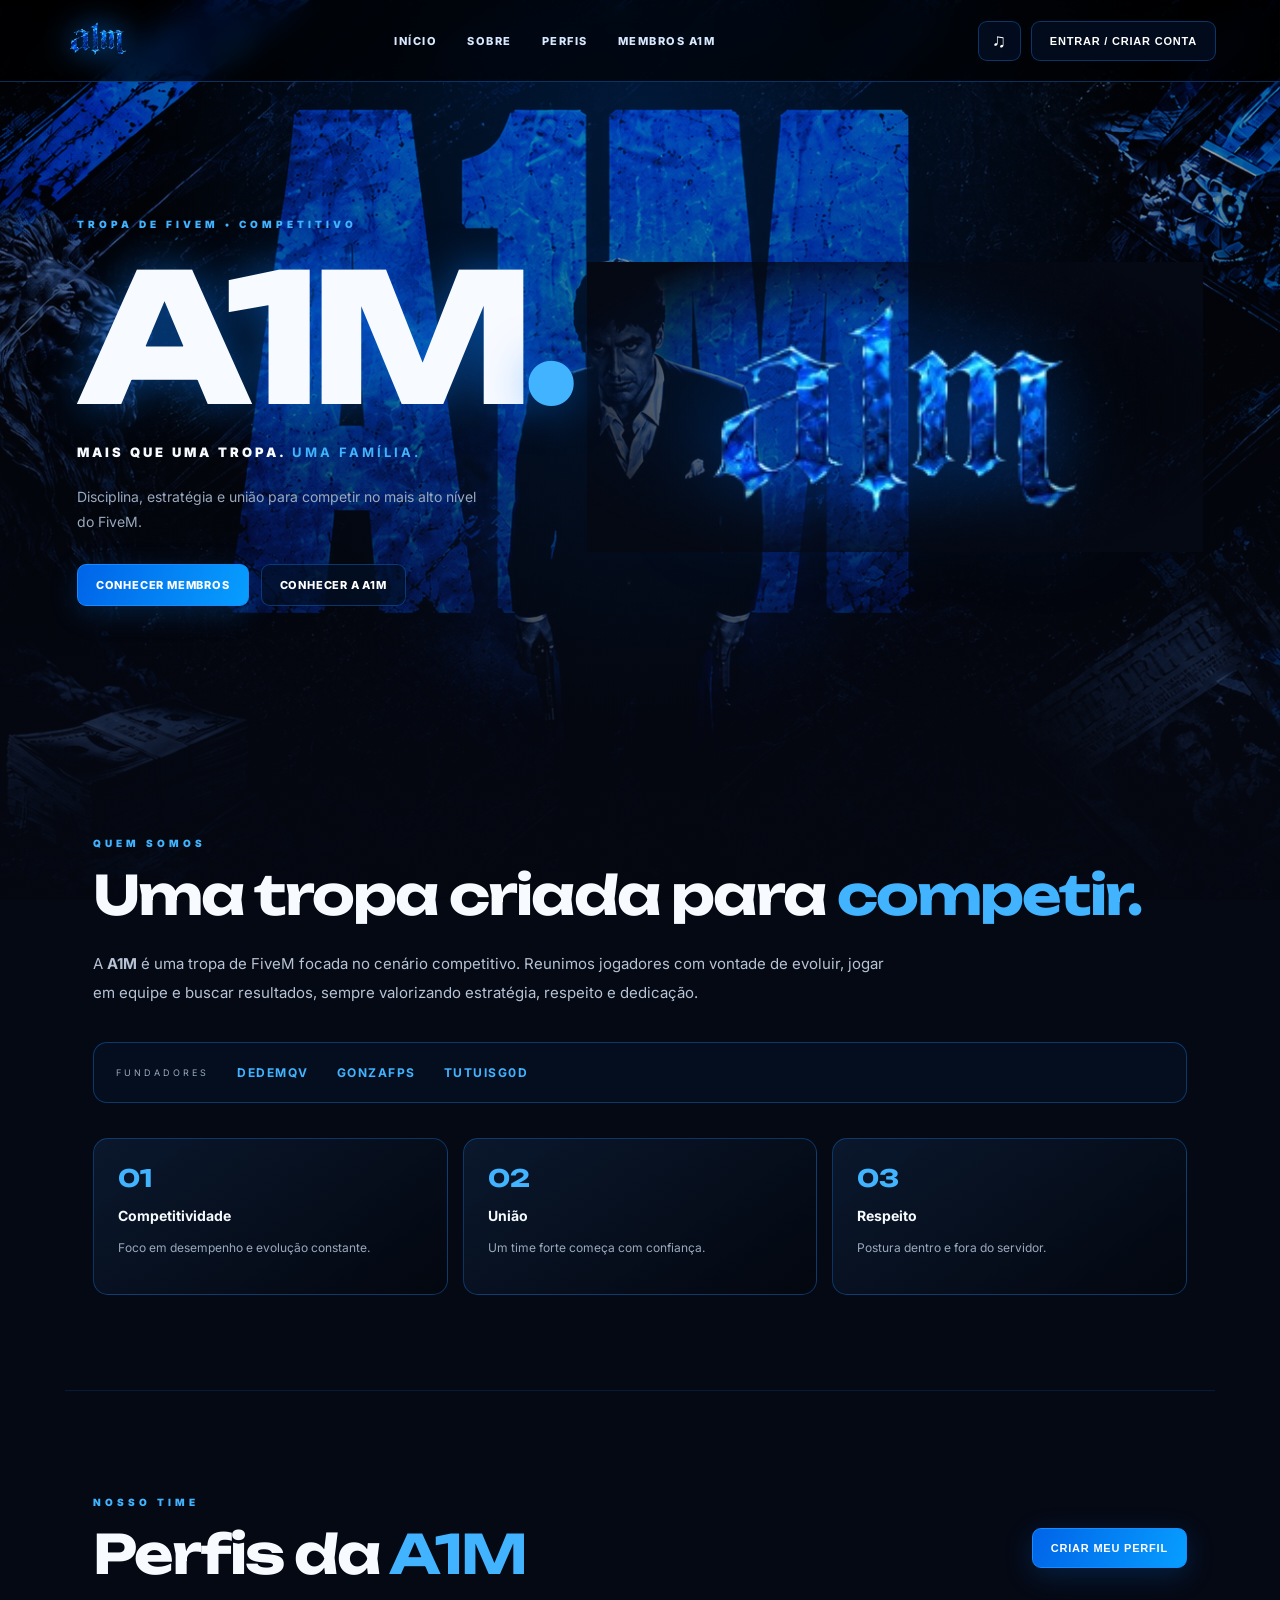
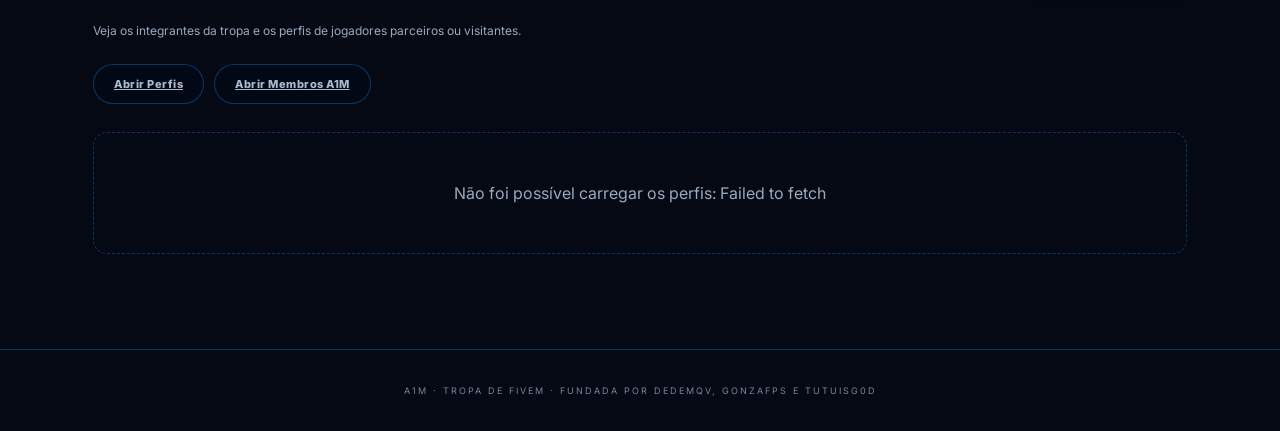
<file: index.html>
<!doctype html>
<html lang="pt-BR">
<head>
<meta charset="utf-8"><meta name="viewport" content="width=device-width,initial-scale=1"><meta name="theme-color" content="#050914">
<title>A1M — Tropa de FiveM</title><meta name="description" content="A1M — Tropa de FiveM focada no competitivo.">
<link rel="preconnect" href="https://fonts.googleapis.com"><link href="https://fonts.googleapis.com/css2?family=Inter:wght@400;500;600;700;800;900&family=Unbounded:wght@500;600;700;800&display=swap" rel="stylesheet">
<link rel="stylesheet" href="styles.css">
</head>
<body data-profile-page="all">
<div class="backdrop"></div><header class="nav"><a class="brand" href="#inicio"><img src="images/a1m-logo.png" alt="A1M"></a><nav><a href="#inicio">Início</a><a href="#sobre">Sobre</a><a href="perfis.html" target="_blank" rel="noopener">Perfis</a><a href="membros.html" target="_blank" rel="noopener">Membros A1M</a></nav><div class="nav-actions"><button id="music-toggle" class="icon-btn" aria-label="Ativar música">♫</button><button id="auth-open" class="btn btn-outline">Entrar / Criar conta</button><button id="account-open" class="btn btn-outline hidden">Minha conta</button></div></header>
<main>
<section id="inicio" class="hero"><div class="hero-copy"><p class="eyebrow">TROPA DE FIVEM • COMPETITIVO</p><h1>A1M<span>.</span></h1><p class="hero-sub">MAIS QUE UMA TROPA. <b>UMA FAMÍLIA.</b></p><p class="hero-desc">Disciplina, estratégia e união para competir no mais alto nível do FiveM.</p><div class="hero-actions"><a class="btn btn-primary" href="#membros">Conhecer membros</a><a class="btn btn-outline" href="#sobre">Conhecer a A1M</a></div></div><div class="hero-art"><img src="images/a1m-logo.png" alt="Logo oficial A1M"></div></section>
<section id="sobre" class="section about"><p class="eyebrow">QUEM SOMOS</p><h2>Uma tropa criada para <span>competir.</span></h2><p>A <b>A1M</b> é uma tropa de FiveM focada no cenário competitivo. Reunimos jogadores com vontade de evoluir, jogar em equipe e buscar resultados, sempre valorizando estratégia, respeito e dedicação.</p><div class="founders"><span>FUNDADORES</span><b>DEDEMQV</b><b>GONZAFPS</b><b>TUTUISG0D</b></div><div class="values"><article><strong>01</strong><h3>Competitividade</h3><p>Foco em desempenho e evolução constante.</p></article><article><strong>02</strong><h3>União</h3><p>Um time forte começa com confiança.</p></article><article><strong>03</strong><h3>Respeito</h3><p>Postura dentro e fora do servidor.</p></article></div></section>
<section id="membros" class="section members"><div class="section-head"><div><p class="eyebrow">NOSSO TIME</p><h2>Perfis da <span>A1M</span></h2></div><button class="btn btn-primary" id="create-shortcut">Criar meu perfil</button></div><p class="section-note">Veja os integrantes da tropa e os perfis de jogadores parceiros ou visitantes.</p><div class="profile-switch"><a class="profile-switch-btn" href="perfis.html" target="_blank" rel="noopener">Abrir Perfis</a><a class="profile-switch-btn" href="membros.html" target="_blank" rel="noopener">Abrir Membros A1M</a></div><div id="profiles-grid" class="profiles-grid"><div class="empty-state">Carregando membros...</div></div></section>
</main>
<footer> A1M · TROPA DE FIVEM · FUNDADA POR DEDEMQV, GONZAFPS E TUTUISG0D</footer>

<dialog id="auth-dialog" class="dialog"><form method="dialog" class="dialog-close"><button aria-label="Fechar">×</button></form><div class="dialog-inner"><img class="dialog-logo" src="images/a1m-logo.png" alt="A1M"><p class="eyebrow">ÁREA DE MEMBROS</p><h2 id="auth-title">Entrar na A1M</h2><div class="tabs"><button class="tab active" data-tab="login">Login</button><button class="tab" data-tab="signup">Criar conta</button></div><form id="auth-form"><label>E-mail<input id="auth-email" type="email" autocomplete="email" required maxlength="254"></label><label>Senha<input id="auth-password" type="password" autocomplete="current-password" minlength="8" required></label><label id="confirm-wrap" class="hidden">Confirmar senha<input id="auth-confirm" type="password" minlength="8"></label><button class="btn btn-primary full" id="auth-submit">Entrar</button></form><p id="auth-message" class="form-message" role="status"></p><p class="hint">A conta de administrador é liberada pelo responsável no banco de dados. Não existe senha administrativa padrão.</p></div></dialog>
<dialog id="dashboard-dialog" class="dialog wide"><form method="dialog" class="dialog-close"><button aria-label="Fechar">×</button></form><div class="dialog-inner"><p class="eyebrow">PAINEL A1M</p><h2 id="dashboard-title">Minha conta</h2><p id="role-label" class="role-label"></p><div id="dashboard-content"></div><p id="dashboard-message" class="form-message" role="status"></p><div class="dashboard-footer"><button class="btn btn-outline" id="logout-btn">Sair da conta</button></div></div></dialog>
<dialog id="profile-dialog" class="dialog wide"><form method="dialog" class="dialog-close"><button aria-label="Fechar">×</button></form><div class="dialog-inner"><p class="eyebrow">IDENTIDADE DO MEMBRO</p><h2 id="editor-title">Criar perfil</h2><form id="profile-form" class="editor-grid"><label>Nome de exibição<input id="p-name" maxlength="32" required></label><label>Discord (nome ou ID)<input id="p-discord" maxlength="80"></label><label class="span2">Descrição<textarea id="p-bio" maxlength="400" rows="3"></textarea></label><label>Instagram (URL)<input id="p-instagram" type="url" placeholder="https://instagram.com/..."></label><label>X / Twitter (URL)<input id="p-twitter" type="url" placeholder="https://x.com/..."></label><label> YouTube / Twitch (URL)<input id="p-other" type="url" placeholder="https://..."></label><label>Música por link (opcional)<input id="p-music" type="url" placeholder="https://.../musica.mp3"></label><label>Enviar arquivo de música<input id="p-music-file" type="file" accept="audio/mpeg,audio/mp3,audio/ogg,audio/wav,audio/mp4,audio/aac,.mp3,.ogg,.wav,.m4a,.aac"></label><label>Foto de perfil<input id="p-avatar" type="file" accept="image/png,image/jpeg,image/webp"></label><label>Banner do perfil<input id="p-banner" type="file" accept="image/png,image/jpeg,image/webp"></label><label>Fundo personalizado do perfil<input id="p-background" type="file" accept="image/png,image/jpeg,image/webp"></label><div class="span2 upload-note">Imagens até 5 MB. Música em MP3, OGG, WAV, M4A ou AAC até 15 MB. Você pode enviar o arquivo como faz com a foto ou usar um link direto. Use apenas arquivos que você tem direito de compartilhar. O fundo personalizado aparece atrás do cartão do perfil.</div><div class="span2 editor-actions"><button class="btn btn-primary" id="save-profile">Salvar perfil</button><button type="button" class="btn btn-outline" id="cancel-editor">Cancelar</button></div></form></div></dialog>
<audio id="site-audio" loop></audio><script src="supabase-config.js"></script><script src="app.js" defer></script>
</body></html>
</file>
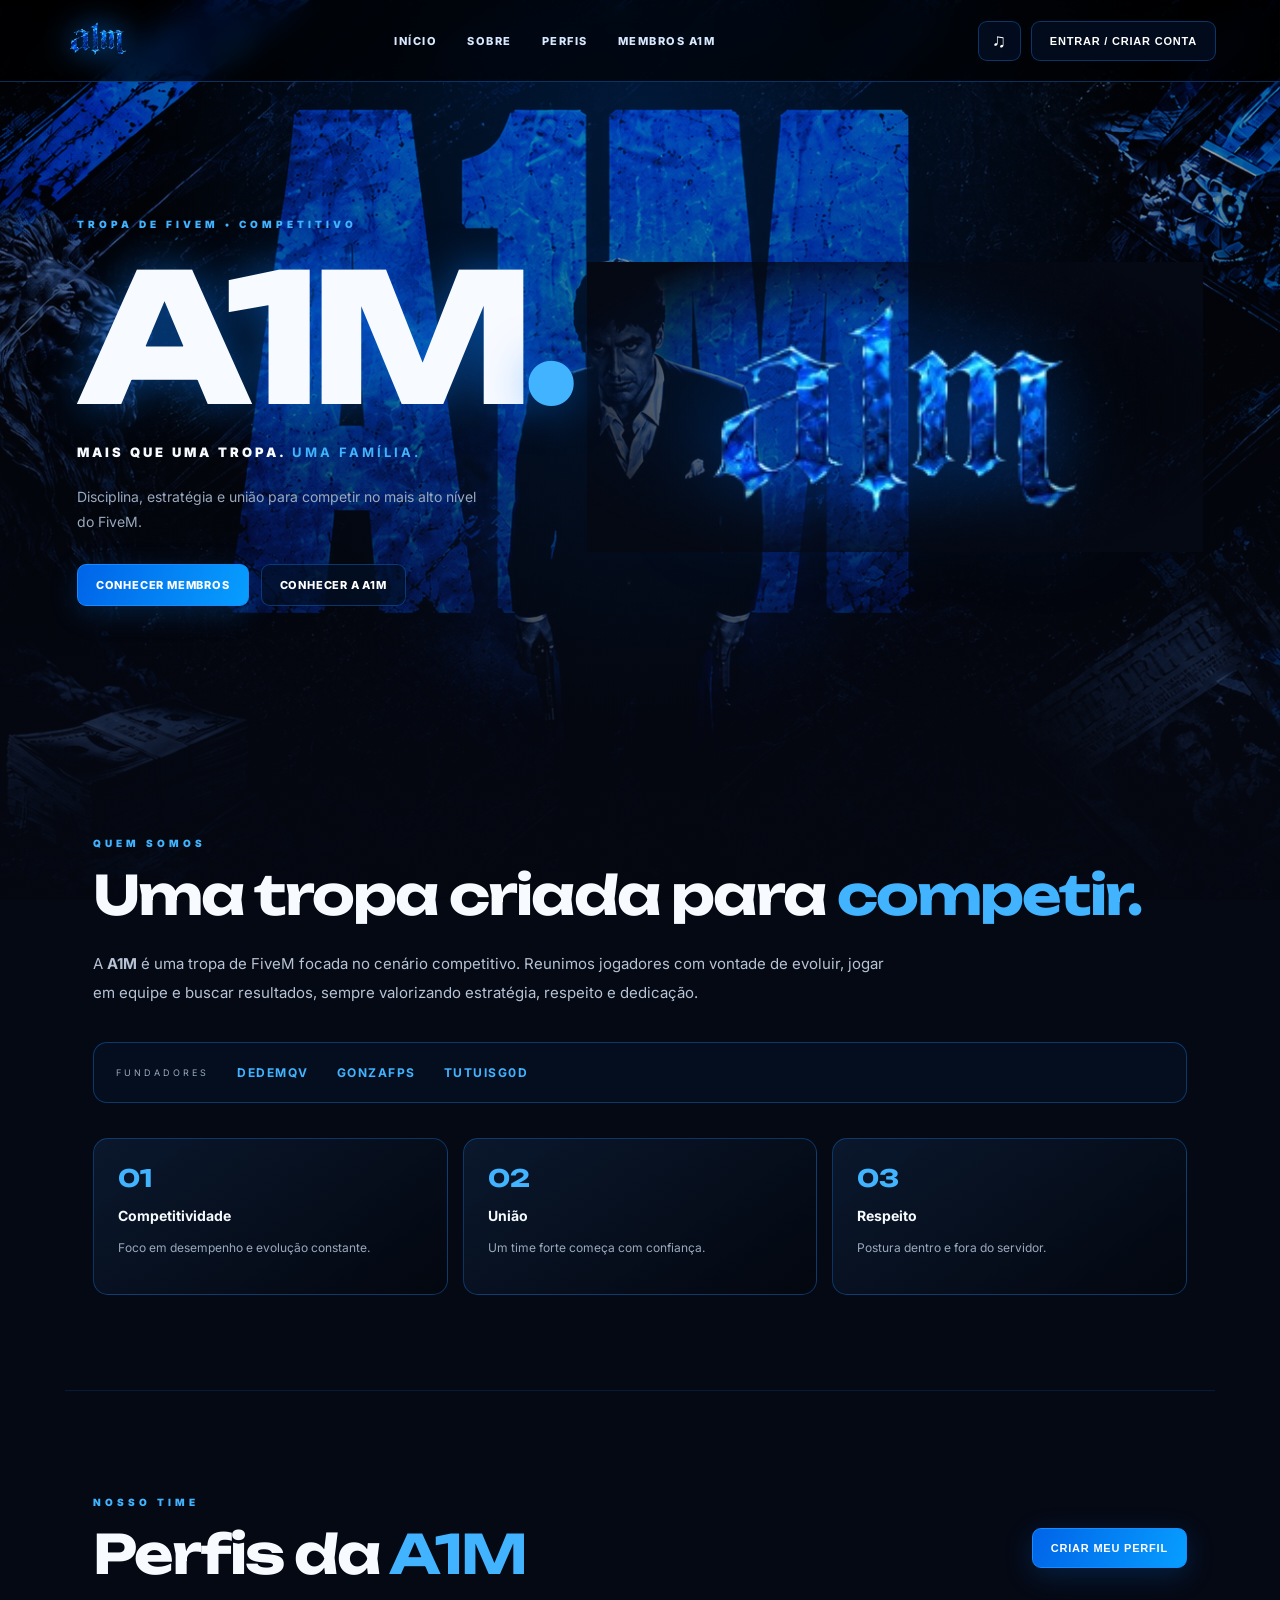
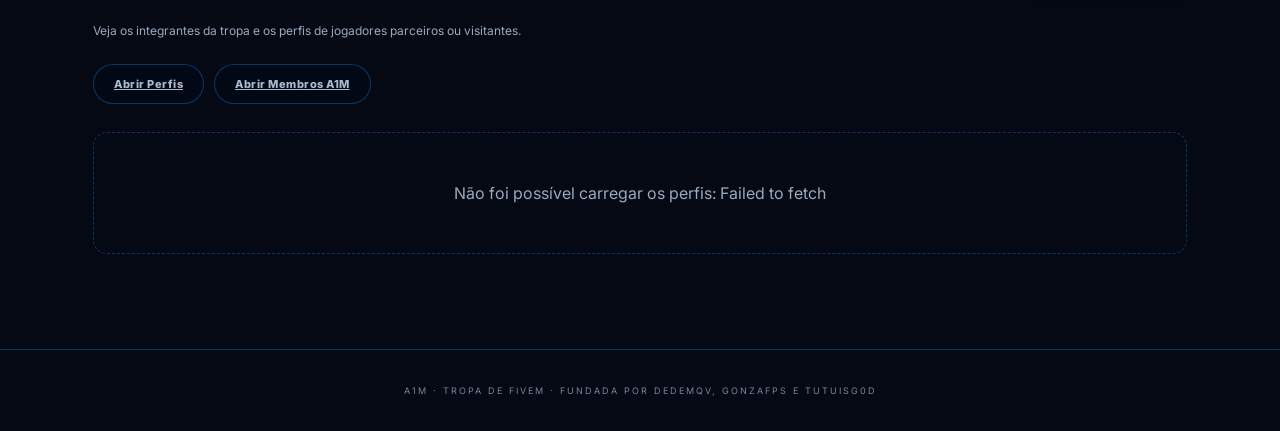
<file: profile.html>
<!doctype html><html lang="pt-BR"><head><meta charset="utf-8"><meta name="viewport" content="width=device-width,initial-scale=1"><meta http-equiv="refresh" content="0;url=/index.html"><title>A1M — Perfis</title></head><body><p>Redirecionando para os perfis A1M... <a href="/index.html#membros">Continuar</a></p><script>location.replace('/index.html#membros');</script></body></html>
</file>
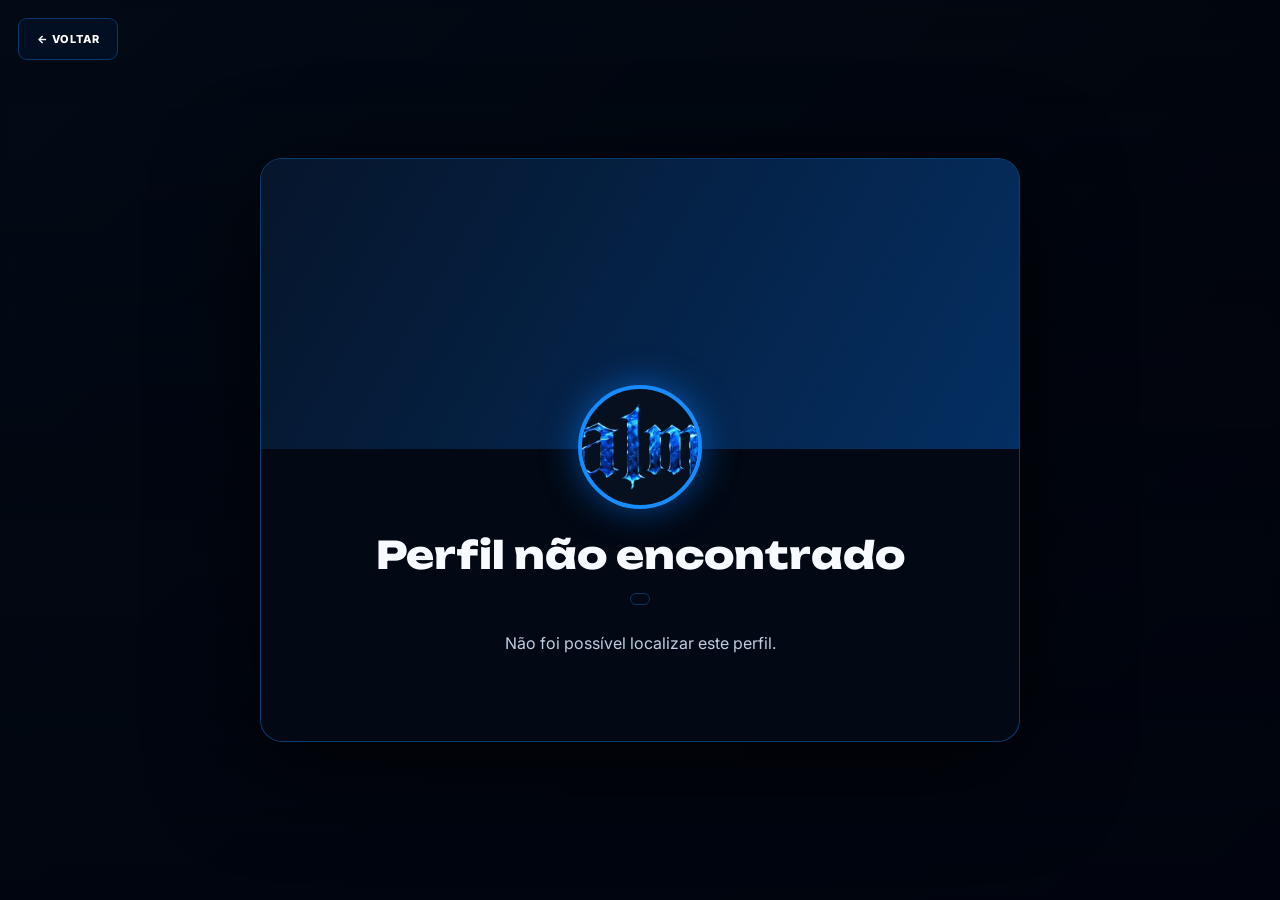
<file: public-profile.html>
<!doctype html>
<html lang="pt-BR">
<head>
<meta charset="utf-8"><meta name="viewport" content="width=device-width,initial-scale=1">
<meta name="theme-color" content="#050914"><title>Perfil | A1M</title>
<link rel="preconnect" href="https://fonts.googleapis.com">
<link href="https://fonts.googleapis.com/css2?family=Inter:wght@400;500;600;700;800;900&family=Unbounded:wght@500;600;700;800&display=swap" rel="stylesheet">
<link rel="stylesheet" href="styles.css">
<style>
.profile-page{min-height:100vh;position:relative;display:grid;place-items:center;padding:38px 18px;isolation:isolate}
.profile-page::before{content:"";position:fixed;inset:0;z-index:-2;background:var(--profile-bg,linear-gradient(135deg,#06152b,#020611)) center/cover no-repeat}
.profile-page::after{content:"";position:fixed;inset:0;z-index:-1;background:linear-gradient(180deg,rgba(0,0,0,.48),rgba(1,5,14,.88));backdrop-filter:blur(3px)}
.public-card{width:min(760px,100%);overflow:hidden;border:1px solid #168cff66;border-radius:22px;background:rgba(3,10,22,.82);box-shadow:0 25px 100px #000b;backdrop-filter:blur(16px);text-align:center}
.public-banner{height:clamp(170px,32vw,290px);background:linear-gradient(120deg,#06152b,#087dff55) center/cover no-repeat}
.public-content{padding:0 30px 36px}.public-avatar{width:124px;height:124px;object-fit:cover;border-radius:50%;border:4px solid #168cff;background:#07101e;margin-top:-64px;box-shadow:0 0 35px #087dff88}
.public-content h1{font:800 clamp(24px,5vw,38px) Unbounded,sans-serif;margin:18px 0 10px;overflow-wrap:anywhere}
.public-bio{max-width:560px;margin:18px auto;color:#c0cde0;line-height:1.8;white-space:pre-wrap;overflow-wrap:anywhere}
.public-links{margin:24px 0}.music-control{margin-top:22px;display:inline-flex;align-items:center;gap:10px}.music-note{font-size:11px;color:#9aabc2;margin-top:12px}
.back-link{position:fixed;top:18px;left:18px;z-index:3}.owner-edit{position:fixed;top:18px;right:18px;z-index:3}
@media(max-width:520px){.public-content{padding:0 18px 28px}.public-avatar{width:104px;height:104px;margin-top:-54px}}
</style>
</head>
<body>
<a class="btn btn-outline back-link" href="javascript:history.back()">← Voltar</a><a class="btn btn-primary owner-edit hidden" id="owner-edit" href="#">Editar meu perfil</a>
<main class="profile-page" id="profile-page"><article class="public-card">
<div class="public-banner" id="public-banner"></div><div class="public-content">
<img class="public-avatar" id="public-avatar" src="images/a1m-logo.png" alt="Foto do perfil">
<h1 id="public-name">Carregando perfil...</h1><span class="profile-category" id="public-category"></span>
<p class="public-bio" id="public-bio"></p><div class="socials public-links" id="public-links"></div><div id="music-area"></div>
</div></article></main><audio id="profile-audio" loop preload="none"></audio>
<script src="supabase-config.js"></script><script>
(()=>{
 const cfg=window.A1M_CONFIG||{},id=new URLSearchParams(location.search).get('id'),$=x=>document.getElementById(x);
 const esc=s=>String(s??'').replace(/[&<>"']/g,c=>({'&':'&amp;','<':'&lt;','>':'&gt;','"':'&quot;',"'":'&#39;'}[c]));
 const validLink=v=>{try{const u=new URL(v);return ['http:','https:'].includes(u.protocol)?u.href:''}catch{return ''}};
 async function start(){
  if(!cfg.url||!cfg.anonKey||!id){$('public-name').textContent='Perfil não encontrado';$('public-bio').textContent='Não foi possível localizar este perfil.';return}
  try{
   const url=cfg.url.replace(/\/$/,'')+'/rest/v1/member_profiles?select=id,user_id,display_name,discord,bio,avatar_url,banner_url,background_url,instagram_url,twitter_url,other_url,music_url,is_member&id=eq.'+encodeURIComponent(id)+'&limit=1';
   let session=null;try{session=JSON.parse(localStorage.getItem('a1m_session')||'null')}catch{}
   const res=await fetch(url,{headers:{apikey:cfg.anonKey,Authorization:'Bearer '+cfg.anonKey}});
   if(!res.ok)throw Error('Falha ao carregar perfil');
   const rows=await res.json(),p=rows[0];if(!p)throw Error('Perfil não encontrado');
   if(session?.user?.id&&session.user.id===p.user_id){const edit=$('owner-edit');edit.href='index.html?editProfile='+encodeURIComponent(p.id);edit.classList.remove('hidden')}
   document.title=p.display_name+' | A1M';$('public-name').textContent=p.display_name||'Perfil A1M';
   $('public-category').textContent=p.is_member?'MEMBRO A1M':'CONVIDADO / EXTERNO';
   $('public-bio').textContent=p.bio||(p.is_member?'Membro da tropa A1M':'Perfil externo');
   $('public-avatar').src=p.avatar_url||'images/a1m-logo.png';
   if(p.banner_url){const banner='url("'+p.banner_url.replace(/["\\]/g,'')+'")';$('public-banner').style.backgroundImage=banner}if(p.background_url){const bg='url("'+p.background_url.replace(/["\\]/g,'')+'")';$('profile-page').style.setProperty('--profile-bg',bg)}else if(p.banner_url){const bg='url("'+p.banner_url.replace(/["\\]/g,'')+'")';$('profile-page').style.setProperty('--profile-bg',bg)}
   const links=[];if(p.discord)links.push('<a target="_blank" rel="noopener noreferrer" href="https://discord.com/users/'+encodeURIComponent(p.discord)+'">Discord</a>');
   for(const [key,label] of [['instagram_url','Instagram'],['twitter_url','X / Twitter'],['other_url','Link']]){const href=validLink(p[key]);if(href)links.push('<a target="_blank" rel="noopener noreferrer" href="'+esc(href)+'">'+label+'</a>')}
   $('public-links').innerHTML=links.join('');
   if(p.music_url){const audio=$('profile-audio');audio.src=p.music_url;
    $('music-area').innerHTML='<button class="btn btn-primary music-control" id="music-play" type="button">▶ Tocar música</button><p class="music-note">Música escolhida pelo dono do perfil. Você pode pausar quando quiser.</p>';
    $('music-play').addEventListener('click',async()=>{if(audio.paused){try{await audio.play();$('music-play').textContent='Ⅱ Pausar música'}catch(e){$('music-play').textContent='▶ Tocar música'}}else{audio.pause();$('music-play').textContent='▶ Continuar música'}});
    audio.addEventListener('ended',()=>{$('music-play').textContent='▶ Tocar música'});
   }
  }catch(e){$('public-name').textContent='Perfil indisponível';$('public-bio').textContent=e.message}
 }
 start();
})();
</script></body></html>
</file>
<file: styles.css>
:root{--blue:#087dff;--blue2:#42b4ff;--bg:#050914;--panel:rgba(5,13,29,.9);--line:rgba(27,139,255,.34);--muted:#9aa9bd}*{box-sizing:border-box}html{scroll-behavior:smooth}body{margin:0;background:var(--bg);color:#f7faff;font-family:Inter,Arial,sans-serif;overflow-x:hidden}.backdrop{position:fixed;inset:0;z-index:-2;background:linear-gradient(180deg,rgba(1,5,13,.28),rgba(5,9,20,.82) 88%),url('images/site-background.png') center center/cover fixed}.backdrop:after{content:'';position:absolute;inset:0;background:radial-gradient(ellipse at 50% 12%,rgba(0,111,255,.2),transparent 55%)}.nav{height:82px;padding:0 clamp(18px,5vw,76px);display:flex;align-items:center;justify-content:space-between;border-bottom:1px solid var(--line);background:rgba(0,0,0,.66);backdrop-filter:blur(14px);position:sticky;top:0;z-index:20}.brand img{width:68px;height:58px;object-fit:contain;filter:drop-shadow(0 0 15px #087dff)}nav{display:flex;gap:30px}nav a{color:#d8e8ff;text-decoration:none;text-transform:uppercase;font-size:11px;font-weight:800;letter-spacing:1.5px}nav a:hover{color:var(--blue2)}.nav-actions{display:flex;gap:10px;align-items:center}.btn,.icon-btn{border:1px solid var(--line);border-radius:9px;padding:13px 18px;color:white;background:rgba(4,17,39,.7);font-size:11px;font-weight:800;letter-spacing:.8px;text-transform:uppercase;text-decoration:none;cursor:pointer;transition:.2s}.btn:hover,.icon-btn:hover{transform:translateY(-2px);border-color:var(--blue2);box-shadow:0 8px 28px #006dff33}.btn-primary{background:linear-gradient(110deg,#0064e8,#079eff);border-color:#168cff;box-shadow:0 7px 28px #007bff35}.icon-btn{font-size:19px;padding:8px 13px}.hidden{display:none!important}.hero{min-height:650px;display:grid;grid-template-columns:.85fr 1.15fr;align-items:center;max-width:1400px;margin:auto;padding:70px clamp(22px,6vw,90px);gap:20px}.hero-copy{position:relative;z-index:2}.eyebrow{font-size:10px;letter-spacing:4px;font-weight:900;color:var(--blue2);text-transform:uppercase}.hero h1{font:800 clamp(80px,14vw,180px)/.95 Unbounded,sans-serif;letter-spacing:-12px;margin:22px 0;text-shadow:0 0 45px #087dff88}.hero h1 span,.section h2 span{color:var(--blue2)}.hero-sub{font-size:13px;font-weight:900;letter-spacing:3px}.hero-sub b{color:var(--blue2)}.hero-desc{max-width:410px;color:var(--muted);line-height:1.8;font-size:14px;margin:24px 0 30px}.hero-actions{display:flex;gap:12px;flex-wrap:wrap}.hero-art{position:relative}.hero-art:after{content:'';position:absolute;inset:0;background:radial-gradient(ellipse,transparent 45%,#050914 85%);pointer-events:none}.hero-art img{display:block;width:min(100%,440px);max-height:420px;margin:auto;object-fit:contain;filter:drop-shadow(0 10px 45px #006eff88)}.section{max-width:1150px;margin:0 auto;padding:95px 28px}.section h2{font:700 clamp(30px,5vw,54px) Unbounded,sans-serif;letter-spacing:-2px;margin:12px 0 22px}.about>p:not(.eyebrow){max-width:800px;color:#b6c3d5;line-height:1.9;font-size:15px}.founders{display:flex;gap:28px;align-items:center;flex-wrap:wrap;margin:35px 0;padding:22px;border:1px solid var(--line);background:#087dff0c;border-radius:14px}.founders span{font-size:9px;letter-spacing:3px;color:var(--muted)}.founders b{font-size:12px;letter-spacing:1.5px;color:var(--blue2)}.values{display:grid;grid-template-columns:repeat(3,1fr);gap:15px}.values article,.profile-card{background:linear-gradient(145deg,#0b1a30e8,#03070fee);border:1px solid var(--line);border-radius:15px;padding:24px}.values strong{color:var(--blue2);font:700 24px Unbounded}.values h3{font-size:14px}.values p,.section-note{color:var(--muted);font-size:12px;line-height:1.7}.members{border-top:1px solid #087dff2a}.section-head{display:flex;justify-content:space-between;align-items:center;gap:20px}.profiles-grid{display:grid;grid-template-columns:repeat(auto-fill,minmax(220px,1fr));gap:17px;margin-top:28px}.profile-card{padding:0;overflow:hidden;cursor:pointer;transition:.2s}.profile-card:hover{transform:translateY(-5px);border-color:var(--blue2)}.profile-banner{height:100px;background:linear-gradient(120deg,#06152b,#087dff55);background-size:cover;background-position:center}.profile-card-body{padding:0 18px 20px;text-align:center}.profile-avatar{width:86px;height:86px;border-radius:50%;border:3px solid #087dff;background:#07101e;object-fit:cover;margin-top:-45px;box-shadow:0 0 24px #087dff55}.profile-card h3{margin:12px 0 5px;font-size:15px}.profile-card p{color:var(--muted);font-size:11px;min-height:32px;line-height:1.5}.socials{display:flex;justify-content:center;gap:8px;flex-wrap:wrap}.socials a{font-size:10px;color:var(--blue2);text-decoration:none;border:1px solid var(--line);border-radius:6px;padding:7px 9px}.empty-state{grid-column:1/-1;text-align:center;padding:50px;border:1px dashed var(--line);border-radius:14px;color:var(--muted)}footer{text-align:center;padding:35px 15px;border-top:1px solid var(--line);font-size:9px;letter-spacing:2px;color:#77869c}.dialog{width:min(480px,calc(100% - 26px));max-height:90vh;overflow:auto;background:#07101e;color:white;border:1px solid #087dff77;border-radius:18px;padding:0;box-shadow:0 25px 100px #000c}.dialog::backdrop{background:#000c;backdrop-filter:blur(8px)}.dialog.wide{width:min(760px,calc(100% - 26px))}.dialog-inner{padding:35px}.dialog-close{position:sticky;top:0;height:0;z-index:2;text-align:right}.dialog-close button{position:absolute;right:15px;top:10px;background:none;border:0;color:white;font-size:28px;cursor:pointer}.dialog-logo{width:60px;height:52px;object-fit:contain}.dialog h2{font:700 24px Unbounded;margin:8px 0 20px}.tabs{display:flex;border-bottom:1px solid var(--line);margin-bottom:20px}.tab{background:none;border:0;color:var(--muted);padding:12px 18px;cursor:pointer;font-weight:800}.tab.active{color:var(--blue2);border-bottom:2px solid var(--blue)}label{display:flex;flex-direction:column;gap:8px;color:#d9e6f7;font-size:11px;font-weight:700;margin-bottom:15px}input,textarea{width:100%;background:#020711;border:1px solid #24415f;border-radius:8px;color:white;padding:12px;font:13px Inter;outline:none}input:focus,textarea:focus{border-color:var(--blue2);box-shadow:0 0 0 3px #087dff22}.full{width:100%}.form-message{font-size:12px;color:var(--blue2);min-height:18px;line-height:1.6}.hint,.upload-note{font-size:10px;color:#899bb2;line-height:1.7}.role-label{color:var(--blue2);font-size:10px;letter-spacing:2px;text-transform:uppercase}.dashboard-footer{margin-top:25px;padding-top:20px;border-top:1px solid var(--line)}.dashboard-actions{display:flex;gap:10px;flex-wrap:wrap;margin:18px 0}.editor-grid{display:grid;grid-template-columns:1fr 1fr;gap:0 15px}.span2{grid-column:1/-1}.editor-actions{display:flex;gap:10px;margin-top:10px}.admin-list{display:grid;gap:10px}.admin-row{display:flex;justify-content:space-between;align-items:center;gap:12px;padding:12px;border:1px solid var(--line);border-radius:9px;font-size:12px}.danger{border-color:#9b3046;color:#ff9bac}.member-actions{display:flex;gap:8px;flex-wrap:wrap}.small-btn{font-size:9px;padding:8px 10px}.upload-note{margin:0 0 10px}@media(max-width:800px){.nav{padding:0 16px}.nav nav{display:none}.hero{grid-template-columns:1fr;padding-top:55px;text-align:center;min-height:auto}.hero-copy{display:flex;align-items:center;flex-direction:column}.hero-art{grid-row:1}.hero-art img{max-height:240px;width:min(72%,300px)}.hero h1{font-size:100px}.hero-desc{margin-top:12px}.values{grid-template-columns:1fr}.section{padding:65px 20px}}@media(max-width:520px){.brand img{width:52px}.nav-actions{gap:6px}.nav-actions .btn{padding:10px;font-size:9px}.icon-btn{padding:7px 10px}.hero h1{font-size:78px;letter-spacing:-7px}.section-head{align-items:flex-start;flex-direction:column}.dialog-inner{padding:25px 20px}.editor-grid{grid-template-columns:1fr}.span2{grid-column:auto}.founders{gap:15px}.profile-card{max-width:100%}}

/* Separação entre integrantes A1M e perfis externos */
.profile-switch{display:flex;gap:10px;flex-wrap:wrap;margin:22px 0 8px}
.profile-switch-btn{appearance:none;border:1px solid var(--line);background:rgba(3,10,22,.82);color:#a9bad0;border-radius:999px;padding:12px 20px;font:800 11px Inter,sans-serif;letter-spacing:.5px;cursor:pointer;transition:.2s}
.profile-switch-btn:hover{border-color:var(--blue2);color:#fff}
.profile-switch-btn.active{background:linear-gradient(110deg,#0758c9,#087dff);border-color:#42b4ff;color:#fff;box-shadow:0 0 22px #087dff44}
.profile-category{display:inline-block;margin:5px 0 2px;padding:5px 9px;border:1px solid var(--line);border-radius:999px;color:var(--blue2);font-size:9px;font-weight:900;letter-spacing:1px}
select{width:100%;background:#020711;border:1px solid #24415f;border-radius:8px;color:white;padding:12px;font:13px Inter;outline:none}
select:focus{border-color:var(--blue2);box-shadow:0 0 0 3px #087dff22}

.access-admin{margin:22px 0;padding:16px;border:1px solid var(--line);border-radius:12px;background:#087dff0a}.access-admin h3{margin:0 0 8px;color:var(--blue2)}.access-actions{display:flex;gap:7px;flex-wrap:wrap;justify-content:flex-end}

.profile-open{display:inline-block;margin-top:12px;padding:10px 13px;font-size:9px}
.profile-card:focus-visible{outline:2px solid var(--blue2);outline-offset:3px}
</file>
